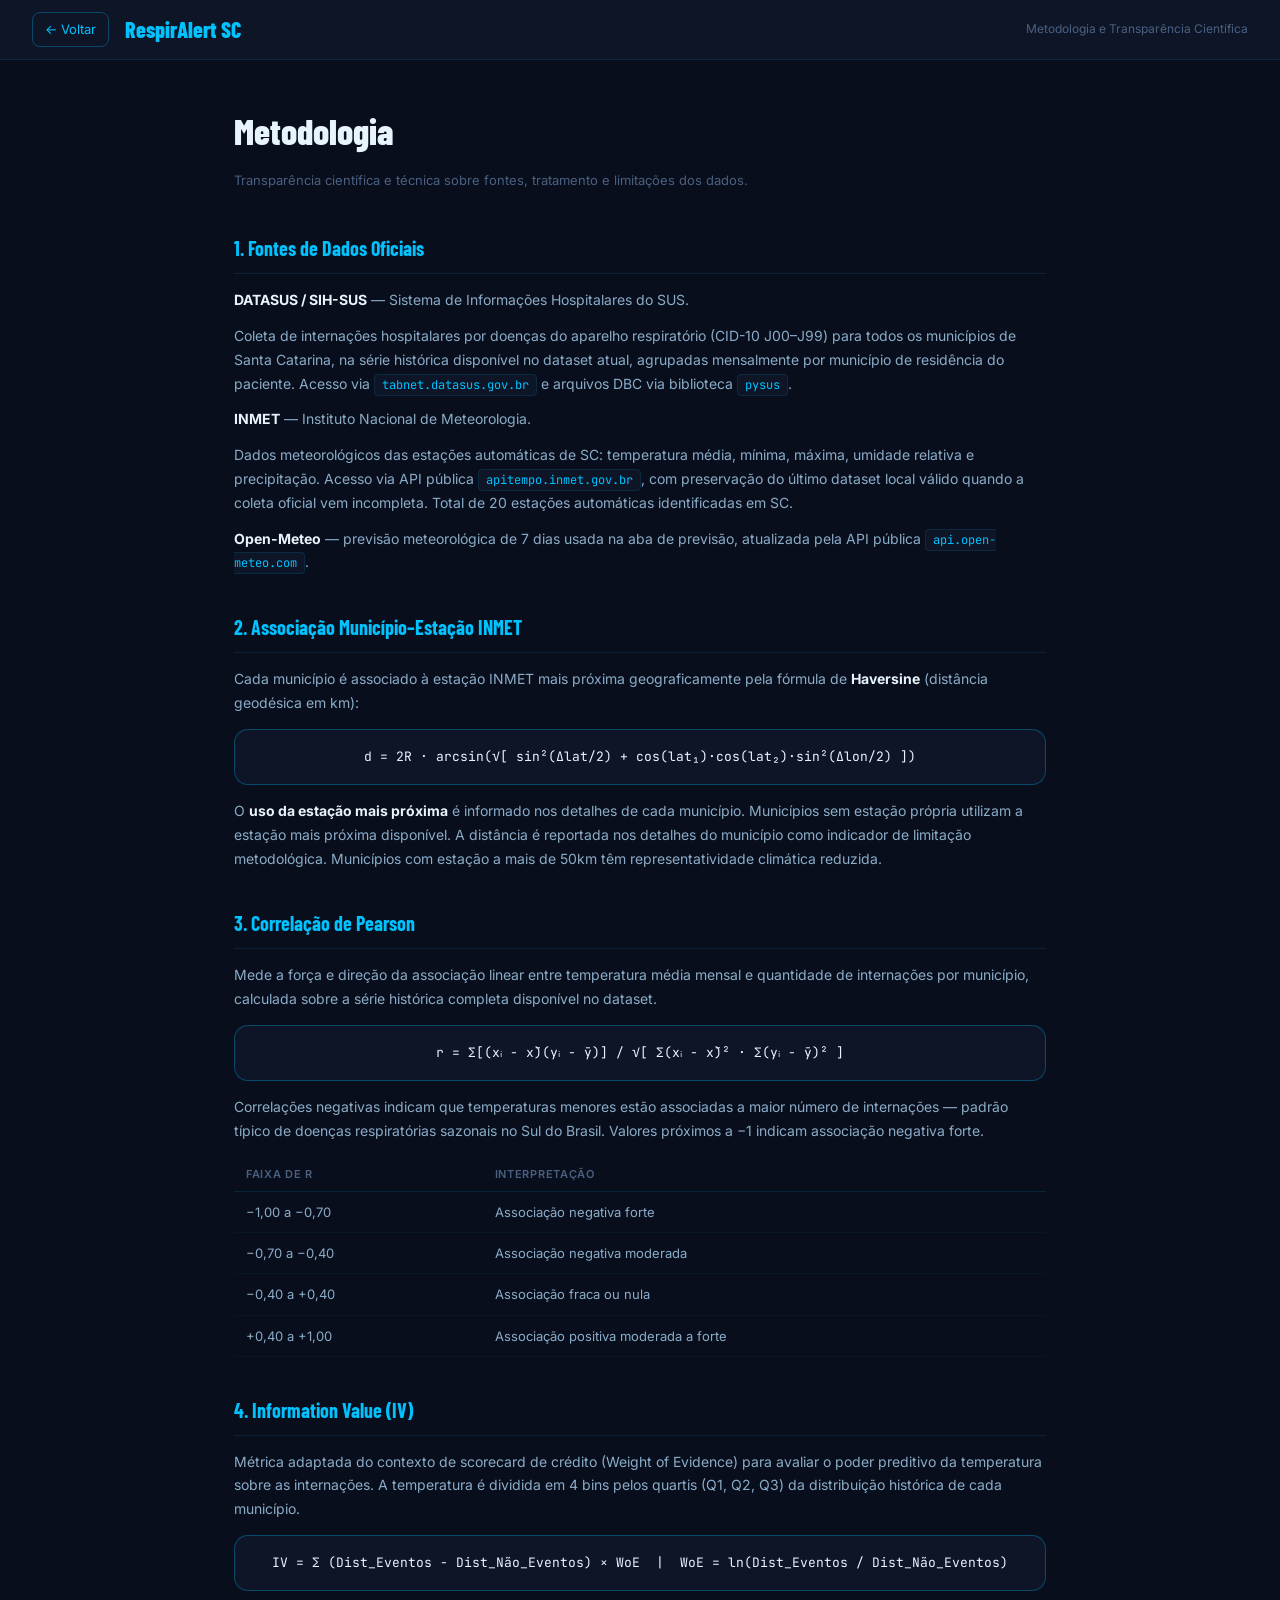
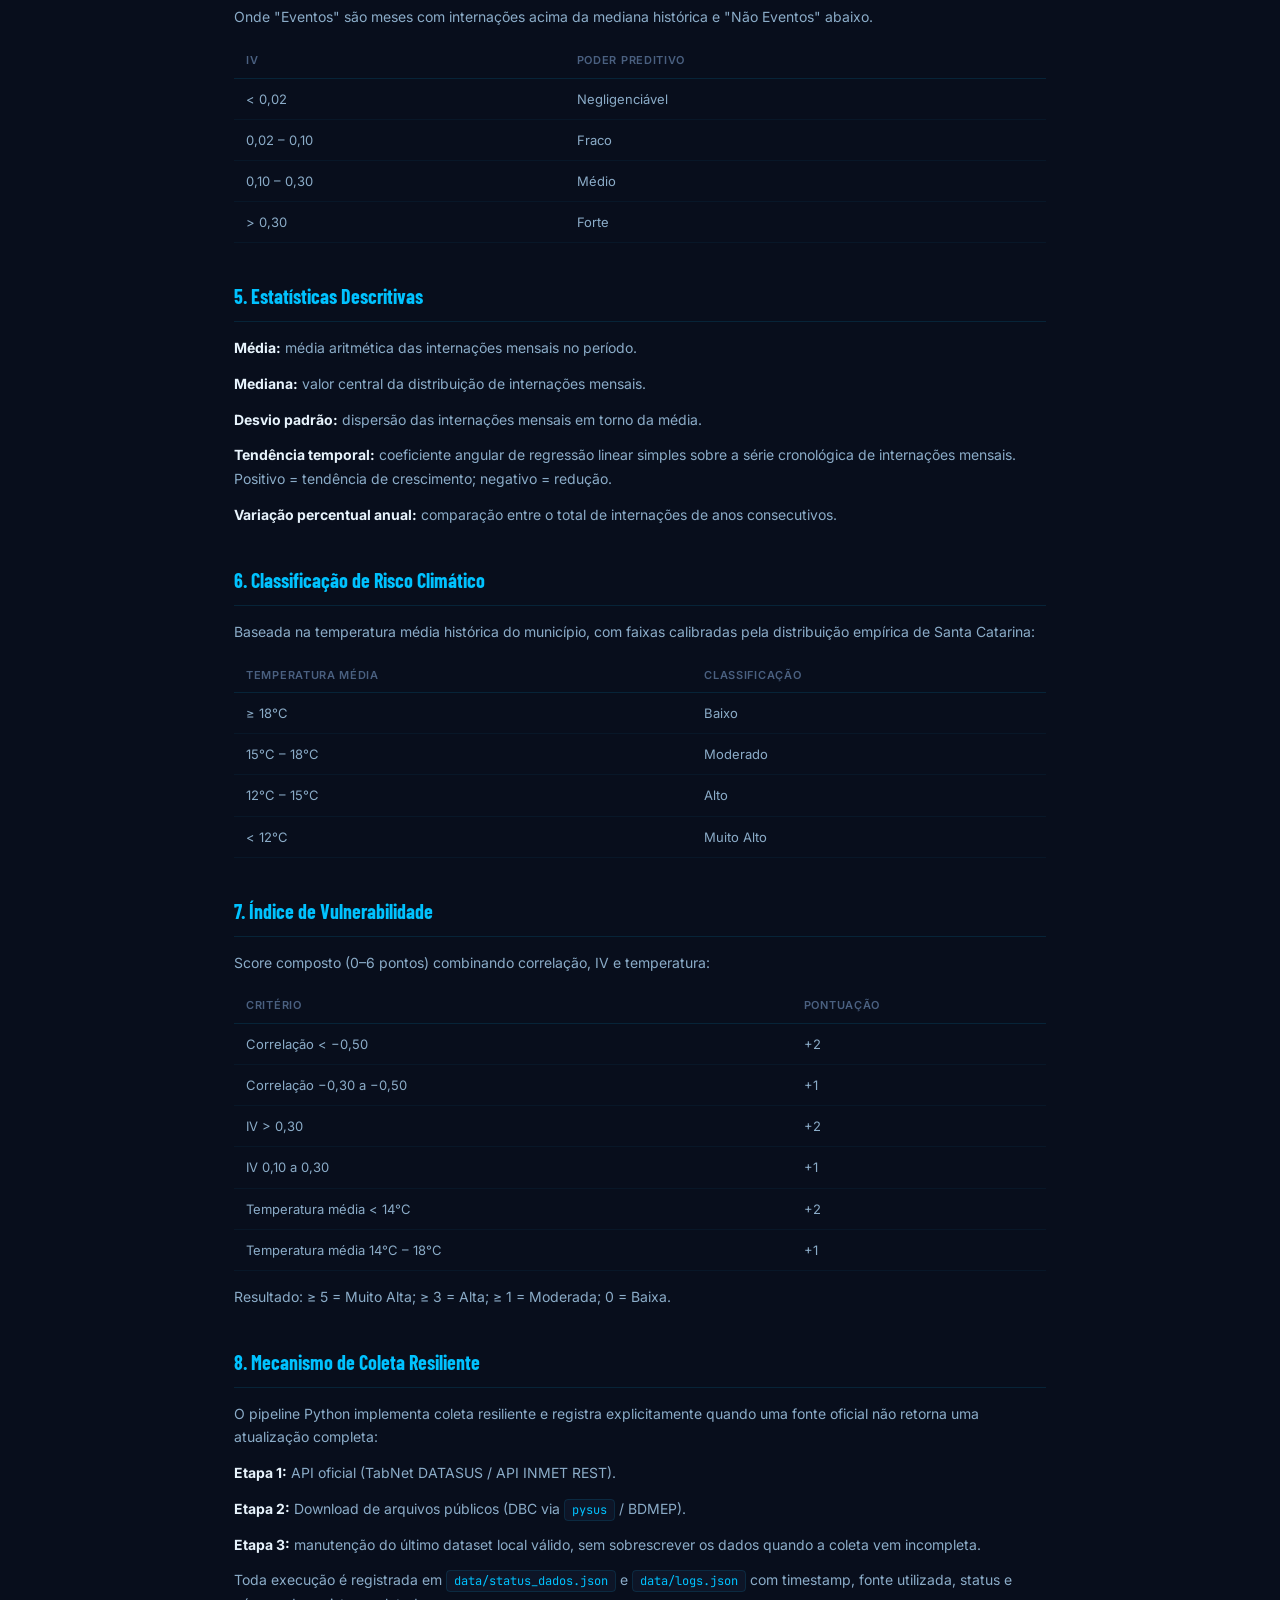
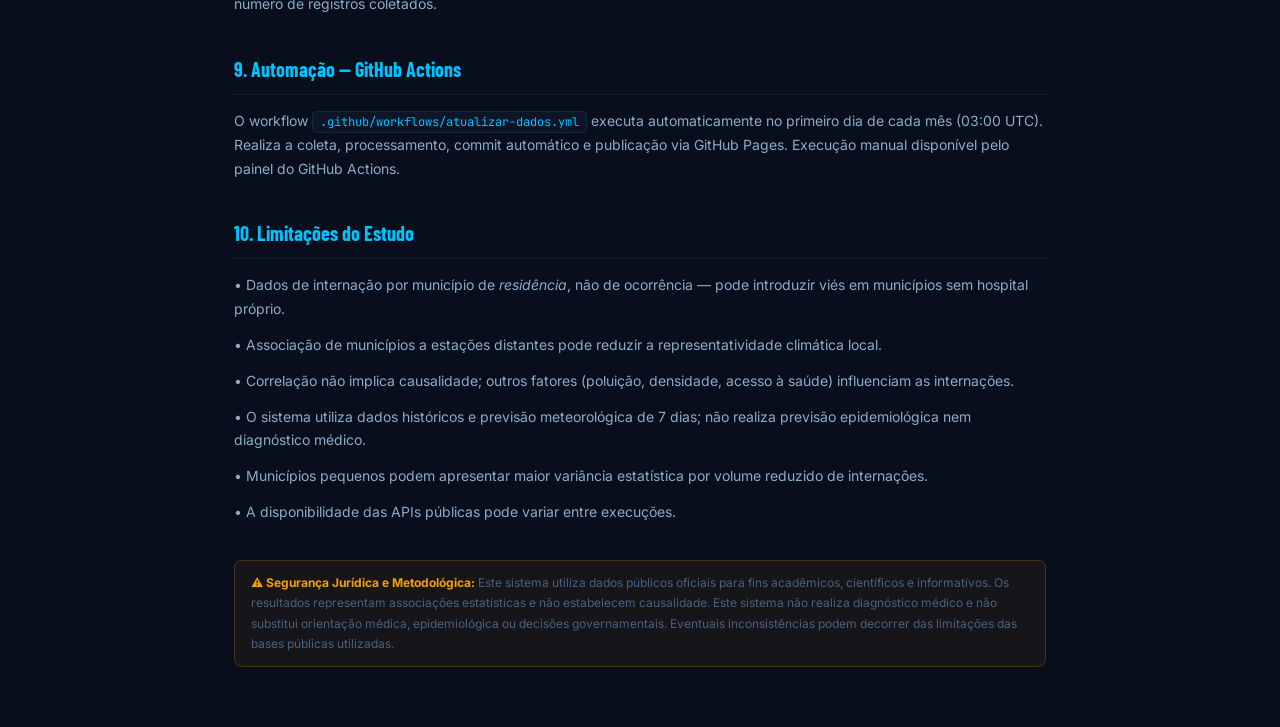
<file: src/pages/metodologia.html>
<!DOCTYPE html>
<html lang="pt-BR" data-theme="dark">
<head>
  <meta charset="UTF-8">
  <meta name="viewport" content="width=device-width, initial-scale=1.0">
  <title>Metodologia — RespirAlert SC</title>
  <link href="https://fonts.googleapis.com/css2?family=Barlow+Condensed:wght@700;800&family=Inter:wght@300;400;500;600&family=JetBrains+Mono:wght@400&display=swap" rel="stylesheet">
  <style>
    :root {
      --bg:#080e1c; --surface:#0d1527; --card:#111d35;
      --border:rgba(0,194,255,0.12); --border-b:rgba(0,194,255,0.30);
      --cyan:#00c2ff; --amber:#f59e0b; --green:#10b981;
      --text:#e8f4fd; --text2:#8bacc8; --muted:#4a6080;
      --radius:8px; --radius-lg:14px;
    }
    *,*::before,*::after{box-sizing:border-box;margin:0;padding:0;}
    body{background:var(--bg);color:var(--text);font-family:'Inter',sans-serif;font-size:14px;line-height:1.7;}
    .topbar{background:var(--surface);border-bottom:1px solid var(--border);padding:0 32px;height:60px;display:flex;align-items:center;gap:16px;position:sticky;top:0;z-index:100;}
    .logo{font-family:'Barlow Condensed',sans-serif;font-size:22px;font-weight:800;color:var(--cyan);}
    .back{color:var(--cyan);text-decoration:none;font-size:13px;border:1px solid var(--border-b);padding:5px 12px;border-radius:var(--radius);transition:.2s;}
    .back:hover{background:rgba(0,194,255,0.1);}
    .page{max-width:860px;margin:0 auto;padding:40px 24px 60px;}
    h1{font-family:'Barlow Condensed',sans-serif;font-size:36px;font-weight:800;margin-bottom:8px;}
    .sub{color:var(--muted);margin-bottom:40px;font-size:13px;}
    .section{margin-bottom:36px;}
    .section-title{font-family:'Barlow Condensed',sans-serif;font-size:20px;font-weight:700;color:var(--cyan);padding-bottom:8px;border-bottom:1px solid var(--border);margin-bottom:14px;}
    p{color:var(--text2);margin-bottom:12px;}
    code{font-family:'JetBrains Mono',monospace;font-size:12px;background:var(--surface);border:1px solid var(--border);padding:2px 7px;border-radius:4px;color:var(--cyan);}
    .formula-box{background:var(--surface);border:1px solid var(--border-b);border-radius:var(--radius-lg);padding:16px 20px;margin:14px 0;font-family:'JetBrains Mono',monospace;font-size:13px;color:var(--text);text-align:center;}
    table{width:100%;border-collapse:collapse;margin:14px 0;font-size:13px;}
    th{text-align:left;padding:8px 12px;font-size:11px;font-weight:600;text-transform:uppercase;letter-spacing:.7px;color:var(--muted);border-bottom:1px solid var(--border);}
    td{padding:9px 12px;border-bottom:1px solid rgba(0,194,255,0.05);color:var(--text2);}
    tr:hover td{background:rgba(0,194,255,0.03);}
    .warn{background:rgba(245,158,11,0.06);border:1px solid rgba(245,158,11,0.2);border-radius:var(--radius);padding:12px 16px;font-size:12px;color:var(--muted);margin-top:32px;}
    .warn strong{color:var(--amber);}
    ::-webkit-scrollbar{width:6px;} ::-webkit-scrollbar-thumb{background:var(--border-b);border-radius:3px;}
  </style>
</head>
<body>

<header class="topbar">
  <a class="back" href="javascript:void(0)" onclick="history.length>1?history.back():window.location.href='../index.html'">← Voltar</a>
  <span class="logo">RespirAlert SC</span>
  <span style="margin-left:auto;font-size:12px;color:var(--muted)">Metodologia e Transparência Científica</span>
</header>

<div class="page">
  <h1>Metodologia</h1>
  <div class="sub">Transparência científica e técnica sobre fontes, tratamento e limitações dos dados.</div>

  <div class="section">
    <div class="section-title">1. Fontes de Dados Oficiais</div>
    <p><strong style="color:var(--text)">DATASUS / SIH-SUS</strong> — Sistema de Informações Hospitalares do SUS.</p>
    <p>Coleta de internações hospitalares por doenças do aparelho respiratório (CID-10 J00–J99) para todos os municípios de Santa Catarina, na série histórica disponível no dataset atual, agrupadas mensalmente por município de residência do paciente. Acesso via <code>tabnet.datasus.gov.br</code> e arquivos DBC via biblioteca <code>pysus</code>.</p>
    <p><strong style="color:var(--text)">INMET</strong> — Instituto Nacional de Meteorologia.</p>
    <p>Dados meteorológicos das estações automáticas de SC: temperatura média, mínima, máxima, umidade relativa e precipitação. Acesso via API pública <code>apitempo.inmet.gov.br</code>, com preservação do último dataset local válido quando a coleta oficial vem incompleta. Total de 20 estações automáticas identificadas em SC.</p>
    <p><strong style="color:var(--text)">Open-Meteo</strong> — previsão meteorológica de 7 dias usada na aba de previsão, atualizada pela API pública <code>api.open-meteo.com</code>.</p>
  </div>

  <div class="section">
    <div class="section-title">2. Associação Município–Estação INMET</div>
    <p>Cada município é associado à estação INMET mais próxima geograficamente pela fórmula de <strong style="color:var(--text)">Haversine</strong> (distância geodésica em km):</p>
    <div class="formula-box">d = 2R · arcsin(√[ sin²(Δlat/2) + cos(lat₁)·cos(lat₂)·sin²(Δlon/2) ])</div>
    <p>O <strong style="color:var(--text)">uso da estação mais próxima</strong> é informado nos detalhes de cada município. Municípios sem estação própria utilizam a estação mais próxima disponível. A distância é reportada nos detalhes do município como indicador de limitação metodológica. Municípios com estação a mais de 50km têm representatividade climática reduzida.</p>
  </div>

  <div class="section">
    <div class="section-title">3. Correlação de Pearson</div>
    <p>Mede a força e direção da associação linear entre temperatura média mensal e quantidade de internações por município, calculada sobre a série histórica completa disponível no dataset.</p>
    <div class="formula-box">r = Σ[(xᵢ − x̄)(yᵢ − ȳ)] / √[ Σ(xᵢ − x̄)² · Σ(yᵢ − ȳ)² ]</div>
    <p>Correlações negativas indicam que temperaturas menores estão associadas a maior número de internações — padrão típico de doenças respiratórias sazonais no Sul do Brasil. Valores próximos a −1 indicam associação negativa forte.</p>
    <table>
      <thead><tr><th>Faixa de r</th><th>Interpretação</th></tr></thead>
      <tbody>
        <tr><td>−1,00 a −0,70</td><td>Associação negativa forte</td></tr>
        <tr><td>−0,70 a −0,40</td><td>Associação negativa moderada</td></tr>
        <tr><td>−0,40 a +0,40</td><td>Associação fraca ou nula</td></tr>
        <tr><td>+0,40 a +1,00</td><td>Associação positiva moderada a forte</td></tr>
      </tbody>
    </table>
  </div>

  <div class="section">
    <div class="section-title">4. Information Value (IV)</div>
    <p>Métrica adaptada do contexto de scorecard de crédito (Weight of Evidence) para avaliar o poder preditivo da temperatura sobre as internações. A temperatura é dividida em 4 bins pelos quartis (Q1, Q2, Q3) da distribuição histórica de cada município.</p>
    <div class="formula-box">IV = Σ (Dist_Eventos − Dist_Não_Eventos) × WoE &nbsp;|&nbsp; WoE = ln(Dist_Eventos / Dist_Não_Eventos)</div>
    <p>Onde "Eventos" são meses com internações acima da mediana histórica e "Não Eventos" abaixo.</p>
    <table>
      <thead><tr><th>IV</th><th>Poder preditivo</th></tr></thead>
      <tbody>
        <tr><td>&lt; 0,02</td><td>Negligenciável</td></tr>
        <tr><td>0,02 – 0,10</td><td>Fraco</td></tr>
        <tr><td>0,10 – 0,30</td><td>Médio</td></tr>
        <tr><td>&gt; 0,30</td><td>Forte</td></tr>
      </tbody>
    </table>
  </div>

  <div class="section">
    <div class="section-title">5. Estatísticas Descritivas</div>
    <p><strong style="color:var(--text)">Média:</strong> média aritmética das internações mensais no período.</p>
    <p><strong style="color:var(--text)">Mediana:</strong> valor central da distribuição de internações mensais.</p>
    <p><strong style="color:var(--text)">Desvio padrão:</strong> dispersão das internações mensais em torno da média.</p>
    <p><strong style="color:var(--text)">Tendência temporal:</strong> coeficiente angular de regressão linear simples sobre a série cronológica de internações mensais. Positivo = tendência de crescimento; negativo = redução.</p>
    <p><strong style="color:var(--text)">Variação percentual anual:</strong> comparação entre o total de internações de anos consecutivos.</p>
  </div>

  <div class="section">
    <div class="section-title">6. Classificação de Risco Climático</div>
    <p>Baseada na temperatura média histórica do município, com faixas calibradas pela distribuição empírica de Santa Catarina:</p>
    <table>
      <thead><tr><th>Temperatura Média</th><th>Classificação</th></tr></thead>
      <tbody>
        <tr><td>≥ 18°C</td><td>Baixo</td></tr>
        <tr><td>15°C – 18°C</td><td>Moderado</td></tr>
        <tr><td>12°C – 15°C</td><td>Alto</td></tr>
        <tr><td>&lt; 12°C</td><td>Muito Alto</td></tr>
      </tbody>
    </table>
  </div>

  <div class="section">
    <div class="section-title">7. Índice de Vulnerabilidade</div>
    <p>Score composto (0–6 pontos) combinando correlação, IV e temperatura:</p>
    <table>
      <thead><tr><th>Critério</th><th>Pontuação</th></tr></thead>
      <tbody>
        <tr><td>Correlação &lt; −0,50</td><td>+2</td></tr>
        <tr><td>Correlação −0,30 a −0,50</td><td>+1</td></tr>
        <tr><td>IV &gt; 0,30</td><td>+2</td></tr>
        <tr><td>IV 0,10 a 0,30</td><td>+1</td></tr>
        <tr><td>Temperatura média &lt; 14°C</td><td>+2</td></tr>
        <tr><td>Temperatura média 14°C – 18°C</td><td>+1</td></tr>
      </tbody>
    </table>
    <p>Resultado: ≥ 5 = Muito Alta; ≥ 3 = Alta; ≥ 1 = Moderada; 0 = Baixa.</p>
  </div>

  <div class="section">
    <div class="section-title">8. Mecanismo de Coleta Resiliente</div>
    <p>O pipeline Python implementa coleta resiliente e registra explicitamente quando uma fonte oficial não retorna uma atualização completa:</p>
    <p><strong style="color:var(--text)">Etapa 1:</strong> API oficial (TabNet DATASUS / API INMET REST).</p>
    <p><strong style="color:var(--text)">Etapa 2:</strong> Download de arquivos públicos (DBC via <code>pysus</code> / BDMEP).</p>
    <p><strong style="color:var(--text)">Etapa 3:</strong> manutenção do último dataset local válido, sem sobrescrever os dados quando a coleta vem incompleta.</p>
    <p>Toda execução é registrada em <code>data/status_dados.json</code> e <code>data/logs.json</code> com timestamp, fonte utilizada, status e número de registros coletados.</p>
  </div>

  <div class="section">
    <div class="section-title">9. Automação — GitHub Actions</div>
    <p>O workflow <code>.github/workflows/atualizar-dados.yml</code> executa automaticamente no primeiro dia de cada mês (03:00 UTC). Realiza a coleta, processamento, commit automático e publicação via GitHub Pages. Execução manual disponível pelo painel do GitHub Actions.</p>
  </div>

  <div class="section">
    <div class="section-title">10. Limitações do Estudo</div>
    <p>• Dados de internação por município de <em>residência</em>, não de ocorrência — pode introduzir viés em municípios sem hospital próprio.</p>
    <p>• Associação de municípios a estações distantes pode reduzir a representatividade climática local.</p>
    <p>• Correlação não implica causalidade; outros fatores (poluição, densidade, acesso à saúde) influenciam as internações.</p>
    <p>• O sistema utiliza dados históricos e previsão meteorológica de 7 dias; não realiza previsão epidemiológica nem diagnóstico médico.</p>
    <p>• Municípios pequenos podem apresentar maior variância estatística por volume reduzido de internações.</p>
    <p>• A disponibilidade das APIs públicas pode variar entre execuções.</p>
  </div>

  <div class="warn">
    <strong>⚠️ Segurança Jurídica e Metodológica:</strong>
    Este sistema utiliza dados públicos oficiais para fins acadêmicos, científicos e informativos.
    Os resultados representam associações estatísticas e não estabelecem causalidade.
    Este sistema não realiza diagnóstico médico e não substitui orientação médica, epidemiológica ou decisões governamentais.
    Eventuais inconsistências podem decorrer das limitações das bases públicas utilizadas.
  </div>
</div>
</body>
</html>
</file>
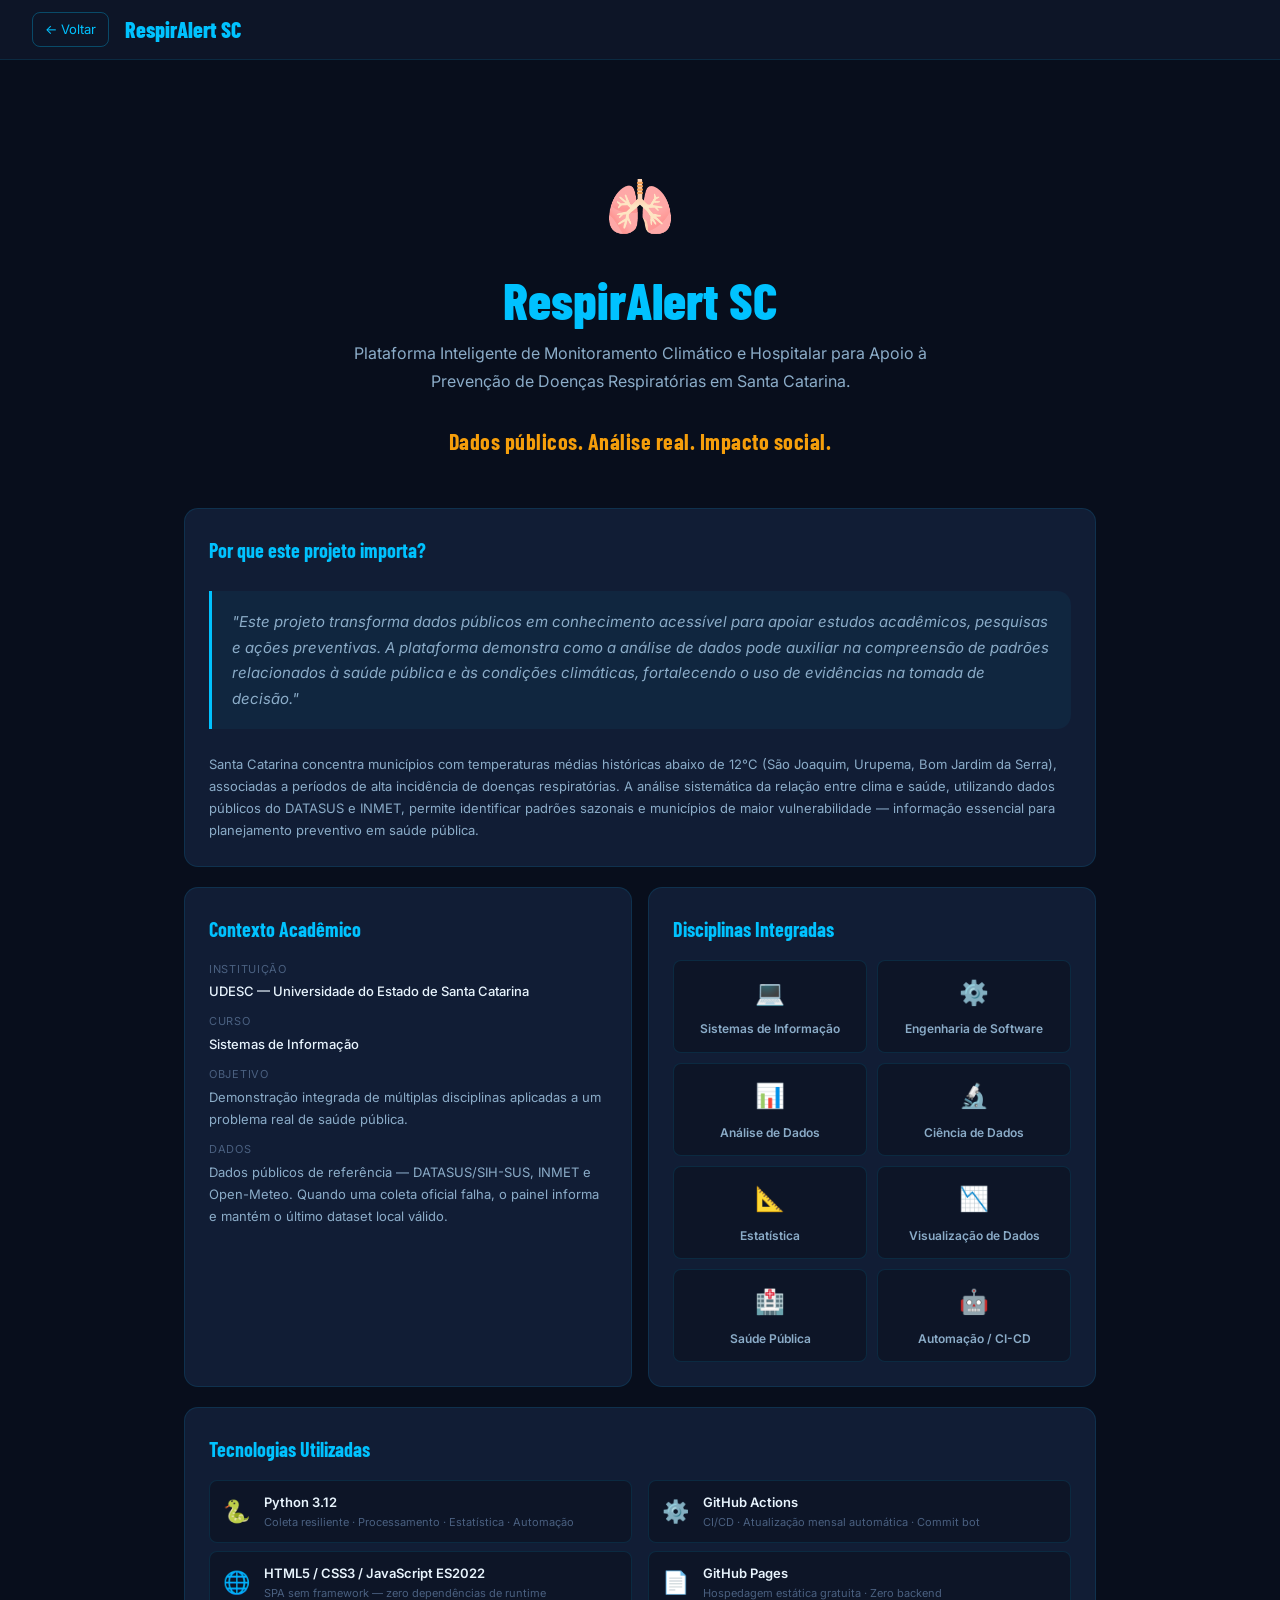
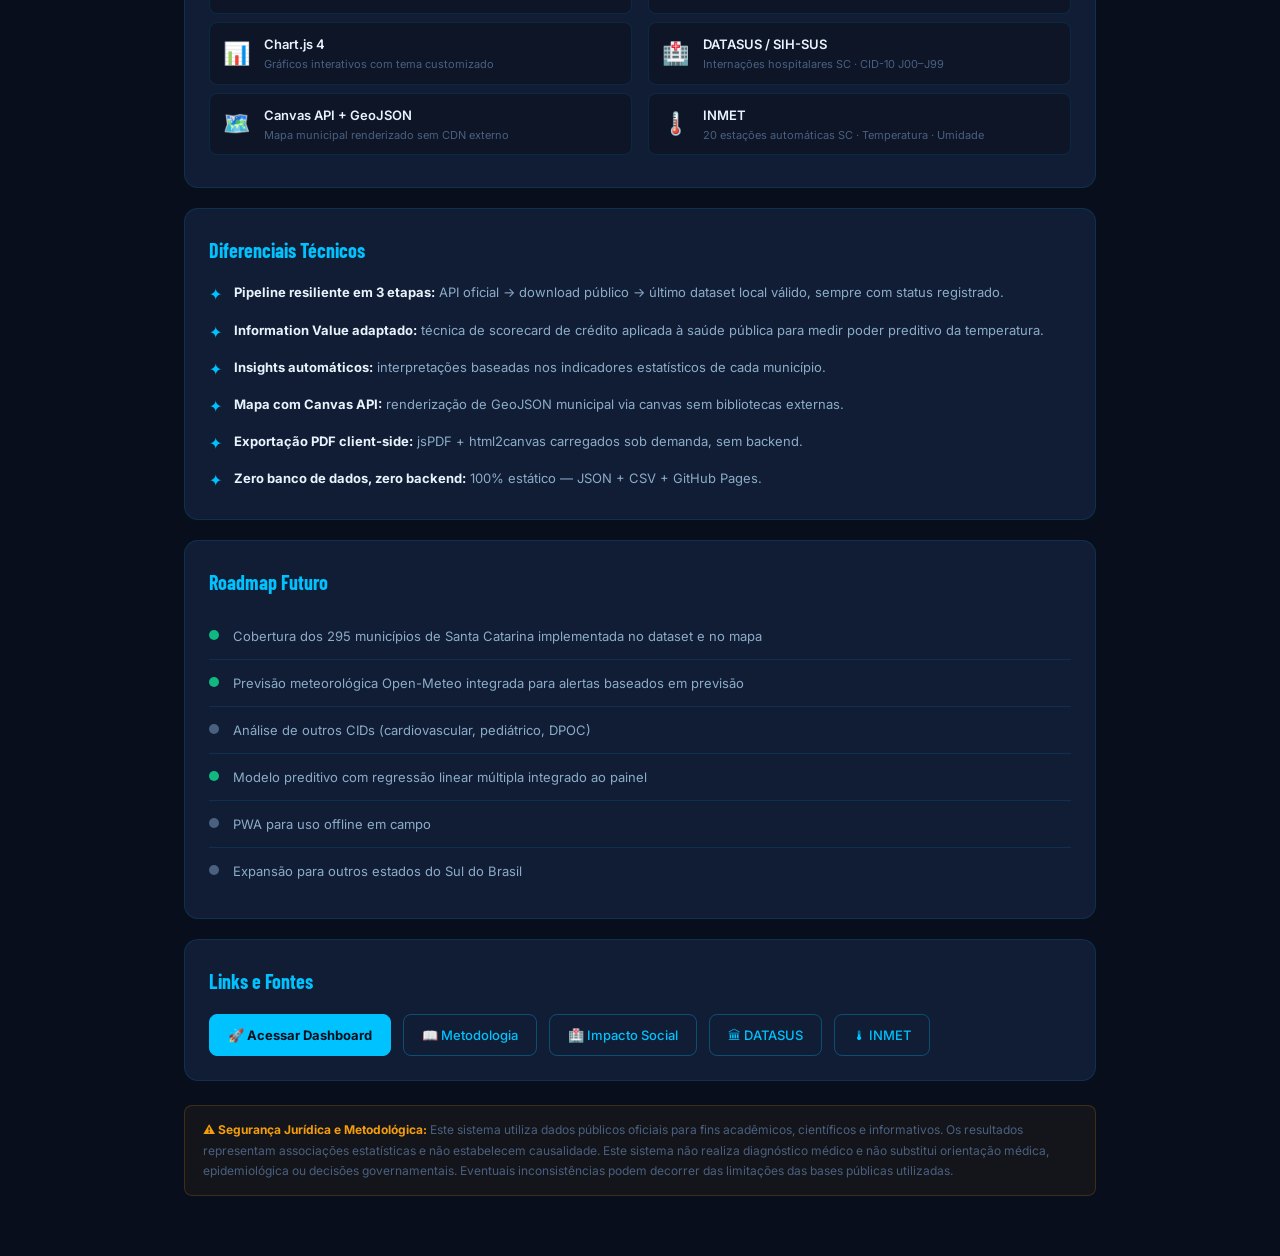
<file: src/pages/sobre.html>
<!DOCTYPE html>
<html lang="pt-BR" data-theme="dark">
<head>
  <meta charset="UTF-8">
  <meta name="viewport" content="width=device-width, initial-scale=1.0">
  <title>Sobre — RespirAlert SC</title>
  <link href="https://fonts.googleapis.com/css2?family=Barlow+Condensed:wght@700;800&family=Inter:wght@300;400;500;600&display=swap" rel="stylesheet">
  <style>
    :root{
      --bg:#080e1c;--surface:#0d1527;--card:#111d35;
      --border:rgba(0,194,255,0.12);--border-b:rgba(0,194,255,0.30);
      --cyan:#00c2ff;--amber:#f59e0b;--green:#10b981;--red:#ef4444;--purple:#8b5cf6;
      --text:#e8f4fd;--text2:#8bacc8;--muted:#4a6080;
      --radius:8px;--radius-lg:14px;
    }
    *,*::before,*::after{box-sizing:border-box;margin:0;padding:0;}
    body{background:var(--bg);color:var(--text);font-family:'Inter',sans-serif;font-size:14px;line-height:1.7;}
    .topbar{background:var(--surface);border-bottom:1px solid var(--border);padding:0 32px;height:60px;display:flex;align-items:center;gap:16px;position:sticky;top:0;z-index:100;}
    .logo{font-family:'Barlow Condensed',sans-serif;font-size:22px;font-weight:800;color:var(--cyan);}
    .back{color:var(--cyan);text-decoration:none;font-size:13px;border:1px solid var(--border-b);padding:5px 12px;border-radius:var(--radius);transition:.2s;}
    .back:hover{background:rgba(0,194,255,0.1);}
    .page{max-width:960px;margin:0 auto;padding:40px 24px 60px;}
    /* Hero */
    .hero{text-align:center;padding:60px 0 48px;}
    .hero-icon{font-size:56px;margin-bottom:16px;}
    .hero h1{font-family:'Barlow Condensed',sans-serif;font-size:52px;font-weight:800;color:var(--cyan);line-height:1.1;margin-bottom:12px;}
    .hero-sub{font-size:16px;color:var(--text2);max-width:600px;margin:0 auto 28px;}
    .hero-tagline{font-family:'Barlow Condensed',sans-serif;font-size:22px;font-weight:700;color:var(--amber);letter-spacing:.5px;}
    /* Cards */
    .card{background:var(--card);border:1px solid var(--border);border-radius:var(--radius-lg);padding:24px;margin-bottom:20px;}
    .card-title{font-family:'Barlow Condensed',sans-serif;font-size:20px;font-weight:700;color:var(--cyan);margin-bottom:14px;}
    .grid-2{display:grid;grid-template-columns:1fr 1fr;gap:16px;}
    @media(max-width:700px){.grid-2{grid-template-columns:1fr;}}
    /* Tech stack */
    .tech-item{display:flex;align-items:center;gap:12px;padding:10px;background:var(--surface);border:1px solid var(--border);border-radius:var(--radius);margin-bottom:8px;}
    .tech-icon{font-size:22px;width:32px;text-align:center;flex-shrink:0;}
    .tech-name{font-weight:600;color:var(--text);font-size:13px;}
    .tech-desc{font-size:11px;color:var(--muted);}
    /* Disciplinas */
    .disc-grid{display:grid;grid-template-columns:repeat(auto-fill,minmax(180px,1fr));gap:10px;}
    .disc-item{background:var(--surface);border:1px solid var(--border);border-radius:var(--radius);padding:12px 14px;text-align:center;}
    .disc-icon{font-size:24px;margin-bottom:6px;}
    .disc-name{font-size:12px;font-weight:600;color:var(--text2);}
    /* Quote */
    .quote{background:rgba(0,194,255,0.05);border-left:3px solid var(--cyan);border-radius:0 var(--radius-lg) var(--radius-lg) 0;padding:18px 20px;margin:24px 0;font-size:15px;color:var(--text2);font-style:italic;line-height:1.7;}
    /* Links */
    .links-row{display:flex;gap:12px;flex-wrap:wrap;margin-top:16px;}
    .link-btn{display:inline-flex;align-items:center;gap:8px;padding:9px 18px;border:1px solid var(--border-b);border-radius:var(--radius);color:var(--cyan);text-decoration:none;font-size:13px;font-weight:500;transition:.2s;}
    .link-btn:hover{background:rgba(0,194,255,0.1);}
    .link-btn.primary{background:var(--cyan);color:#080e1c;font-weight:700;border-color:var(--cyan);}
    .link-btn.primary:hover{background:#33ceff;}
    /* Roadmap */
    .roadmap-item{display:flex;gap:14px;padding:12px 0;border-bottom:1px solid var(--border);}
    .roadmap-dot{width:10px;height:10px;border-radius:50%;margin-top:5px;flex-shrink:0;}
    /* Disclaimer */
    .disclaimer{background:rgba(245,158,11,0.05);border:1px solid rgba(245,158,11,0.18);border-radius:var(--radius);padding:14px 18px;font-size:12px;color:var(--muted);margin-top:24px;line-height:1.7;}
    .disclaimer strong{color:var(--amber);}
    ::-webkit-scrollbar{width:6px;} ::-webkit-scrollbar-thumb{background:var(--border-b);border-radius:3px;}
  </style>
</head>
<body>

<header class="topbar">
  <a class="back" href="javascript:void(0)" onclick="history.length>1?history.back():window.location.href='../index.html'">← Voltar</a>
  <span class="logo">RespirAlert SC</span>
</header>

<div class="page">

  <!-- Hero -->
  <div class="hero">
    <div class="hero-icon">🫁</div>
    <h1>RespirAlert SC</h1>
    <div class="hero-sub">Plataforma Inteligente de Monitoramento Climático e Hospitalar para Apoio à Prevenção de Doenças Respiratórias em Santa Catarina.</div>
    <div class="hero-tagline">Dados públicos. Análise real. Impacto social.</div>
  </div>

  <!-- Por que importa -->
  <div class="card">
    <div class="card-title">Por que este projeto importa?</div>
    <div class="quote">
      "Este projeto transforma dados públicos em conhecimento acessível para apoiar estudos acadêmicos,
      pesquisas e ações preventivas. A plataforma demonstra como a análise de dados pode auxiliar na
      compreensão de padrões relacionados à saúde pública e às condições climáticas, fortalecendo
      o uso de evidências na tomada de decisão."
    </div>
    <p style="color:var(--text2);font-size:13px">
      Santa Catarina concentra municípios com temperaturas médias históricas abaixo de 12°C (São Joaquim,
      Urupema, Bom Jardim da Serra), associadas a períodos de alta incidência de doenças respiratórias.
      A análise sistemática da relação entre clima e saúde, utilizando dados públicos do DATASUS e INMET,
      permite identificar padrões sazonais e municípios de maior vulnerabilidade — informação essencial
      para planejamento preventivo em saúde pública.
    </p>
  </div>

  <div class="grid-2">
    <!-- Contexto acadêmico -->
    <div class="card">
      <div class="card-title">Contexto Acadêmico</div>
      <div style="font-size:13px;color:var(--text2);display:flex;flex-direction:column;gap:10px">
        <div>
          <div style="font-size:11px;color:var(--muted);text-transform:uppercase;letter-spacing:.7px;margin-bottom:2px">Instituição</div>
          <div style="color:var(--text);font-weight:500">UDESC — Universidade do Estado de Santa Catarina</div>
        </div>
        <div>
          <div style="font-size:11px;color:var(--muted);text-transform:uppercase;letter-spacing:.7px;margin-bottom:2px">Curso</div>
          <div style="color:var(--text);font-weight:500">Sistemas de Informação</div>
        </div>
        <div>
          <div style="font-size:11px;color:var(--muted);text-transform:uppercase;letter-spacing:.7px;margin-bottom:2px">Objetivo</div>
          <div style="color:var(--text2)">Demonstração integrada de múltiplas disciplinas aplicadas a um problema real de saúde pública.</div>
        </div>
        <div>
          <div style="font-size:11px;color:var(--muted);text-transform:uppercase;letter-spacing:.7px;margin-bottom:2px">Dados</div>
          <div style="color:var(--text2)">Dados públicos de referência — DATASUS/SIH-SUS, INMET e Open-Meteo. Quando uma coleta oficial falha, o painel informa e mantém o último dataset local válido.</div>
        </div>
      </div>
    </div>

    <!-- Disciplinas integradas -->
    <div class="card">
      <div class="card-title">Disciplinas Integradas</div>
      <div class="disc-grid">
        <div class="disc-item"><div class="disc-icon">💻</div><div class="disc-name">Sistemas de Informação</div></div>
        <div class="disc-item"><div class="disc-icon">⚙️</div><div class="disc-name">Engenharia de Software</div></div>
        <div class="disc-item"><div class="disc-icon">📊</div><div class="disc-name">Análise de Dados</div></div>
        <div class="disc-item"><div class="disc-icon">🔬</div><div class="disc-name">Ciência de Dados</div></div>
        <div class="disc-item"><div class="disc-icon">📐</div><div class="disc-name">Estatística</div></div>
        <div class="disc-item"><div class="disc-icon">📉</div><div class="disc-name">Visualização de Dados</div></div>
        <div class="disc-item"><div class="disc-icon">🏥</div><div class="disc-name">Saúde Pública</div></div>
        <div class="disc-item"><div class="disc-icon">🤖</div><div class="disc-name">Automação / CI-CD</div></div>
      </div>
    </div>
  </div>

  <!-- Tecnologias -->
  <div class="card">
    <div class="card-title">Tecnologias Utilizadas</div>
    <div class="grid-2">
      <div>
        <div class="tech-item"><div class="tech-icon">🐍</div><div><div class="tech-name">Python 3.12</div><div class="tech-desc">Coleta resiliente · Processamento · Estatística · Automação</div></div></div>
        <div class="tech-item"><div class="tech-icon">🌐</div><div><div class="tech-name">HTML5 / CSS3 / JavaScript ES2022</div><div class="tech-desc">SPA sem framework — zero dependências de runtime</div></div></div>
        <div class="tech-item"><div class="tech-icon">📊</div><div><div class="tech-name">Chart.js 4</div><div class="tech-desc">Gráficos interativos com tema customizado</div></div></div>
        <div class="tech-item"><div class="tech-icon">🗺️</div><div><div class="tech-name">Canvas API + GeoJSON</div><div class="tech-desc">Mapa municipal renderizado sem CDN externo</div></div></div>
      </div>
      <div>
        <div class="tech-item"><div class="tech-icon">⚙️</div><div><div class="tech-name">GitHub Actions</div><div class="tech-desc">CI/CD · Atualização mensal automática · Commit bot</div></div></div>
        <div class="tech-item"><div class="tech-icon">📄</div><div><div class="tech-name">GitHub Pages</div><div class="tech-desc">Hospedagem estática gratuita · Zero backend</div></div></div>
        <div class="tech-item"><div class="tech-icon">🏥</div><div><div class="tech-name">DATASUS / SIH-SUS</div><div class="tech-desc">Internações hospitalares SC · CID-10 J00–J99</div></div></div>
        <div class="tech-item"><div class="tech-icon">🌡️</div><div><div class="tech-name">INMET</div><div class="tech-desc">20 estações automáticas SC · Temperatura · Umidade</div></div></div>
      </div>
    </div>
  </div>

  <!-- Diferenciais -->
  <div class="card">
    <div class="card-title">Diferenciais Técnicos</div>
    <div style="display:flex;flex-direction:column;gap:10px">
      <div style="display:flex;gap:12px;font-size:13px"><span style="color:var(--cyan);font-size:16px">✦</span><div style="color:var(--text2)"><strong style="color:var(--text)">Pipeline resiliente em 3 etapas:</strong> API oficial → download público → último dataset local válido, sempre com status registrado.</div></div>
      <div style="display:flex;gap:12px;font-size:13px"><span style="color:var(--cyan);font-size:16px">✦</span><div style="color:var(--text2)"><strong style="color:var(--text)">Information Value adaptado:</strong> técnica de scorecard de crédito aplicada à saúde pública para medir poder preditivo da temperatura.</div></div>
      <div style="display:flex;gap:12px;font-size:13px"><span style="color:var(--cyan);font-size:16px">✦</span><div style="color:var(--text2)"><strong style="color:var(--text)">Insights automáticos:</strong> interpretações baseadas nos indicadores estatísticos de cada município.</div></div>
      <div style="display:flex;gap:12px;font-size:13px"><span style="color:var(--cyan);font-size:16px">✦</span><div style="color:var(--text2)"><strong style="color:var(--text)">Mapa com Canvas API:</strong> renderização de GeoJSON municipal via canvas sem bibliotecas externas.</div></div>
      <div style="display:flex;gap:12px;font-size:13px"><span style="color:var(--cyan);font-size:16px">✦</span><div style="color:var(--text2)"><strong style="color:var(--text)">Exportação PDF client-side:</strong> jsPDF + html2canvas carregados sob demanda, sem backend.</div></div>
      <div style="display:flex;gap:12px;font-size:13px"><span style="color:var(--cyan);font-size:16px">✦</span><div style="color:var(--text2)"><strong style="color:var(--text)">Zero banco de dados, zero backend:</strong> 100% estático — JSON + CSV + GitHub Pages.</div></div>
    </div>
  </div>

  <!-- Roadmap -->
  <div class="card">
    <div class="card-title">Roadmap Futuro</div>
    <div class="roadmap-item"><div class="roadmap-dot" style="background:var(--green)"></div><div style="font-size:13px;color:var(--text2)">Cobertura dos 295 municípios de Santa Catarina implementada no dataset e no mapa</div></div>
    <div class="roadmap-item"><div class="roadmap-dot" style="background:var(--green)"></div><div style="font-size:13px;color:var(--text2)">Previsão meteorológica Open-Meteo integrada para alertas baseados em previsão</div></div>
    <div class="roadmap-item"><div class="roadmap-dot" style="background:var(--muted)"></div><div style="font-size:13px;color:var(--text2)">Análise de outros CIDs (cardiovascular, pediátrico, DPOC)</div></div>
    <div class="roadmap-item"><div class="roadmap-dot" style="background:var(--green)"></div><div style="font-size:13px;color:var(--text2)">Modelo preditivo com regressão linear múltipla integrado ao painel</div></div>
    <div class="roadmap-item"><div class="roadmap-dot" style="background:var(--muted)"></div><div style="font-size:13px;color:var(--text2)">PWA para uso offline em campo</div></div>
    <div class="roadmap-item" style="border:none"><div class="roadmap-dot" style="background:var(--muted)"></div><div style="font-size:13px;color:var(--text2)">Expansão para outros estados do Sul do Brasil</div></div>
  </div>

  <!-- Links -->
  <div class="card">
    <div class="card-title">Links e Fontes</div>
    <div class="links-row">
      <a class="link-btn primary" href="javascript:void(0)" onclick="history.length>1?history.back():window.location.href='../index.html'">🚀 Acessar Dashboard</a>
      <a class="link-btn" href="metodologia.html">📖 Metodologia</a>
      <a class="link-btn" href="impacto-social.html">🏥 Impacto Social</a>
      <a class="link-btn" href="https://datasus.saude.gov.br" target="_blank">🏛 DATASUS</a>
      <a class="link-btn" href="https://portal.inmet.gov.br" target="_blank">🌡 INMET</a>
    </div>
  </div>

  <div class="disclaimer">
    <strong>⚠️ Segurança Jurídica e Metodológica:</strong>
    Este sistema utiliza dados públicos oficiais para fins acadêmicos, científicos e informativos.
    Os resultados representam associações estatísticas e não estabelecem causalidade.
    Este sistema não realiza diagnóstico médico e não substitui orientação médica, epidemiológica ou decisões governamentais.
    Eventuais inconsistências podem decorrer das limitações das bases públicas utilizadas.
  </div>

</div>
</body>
</html>
</file>
